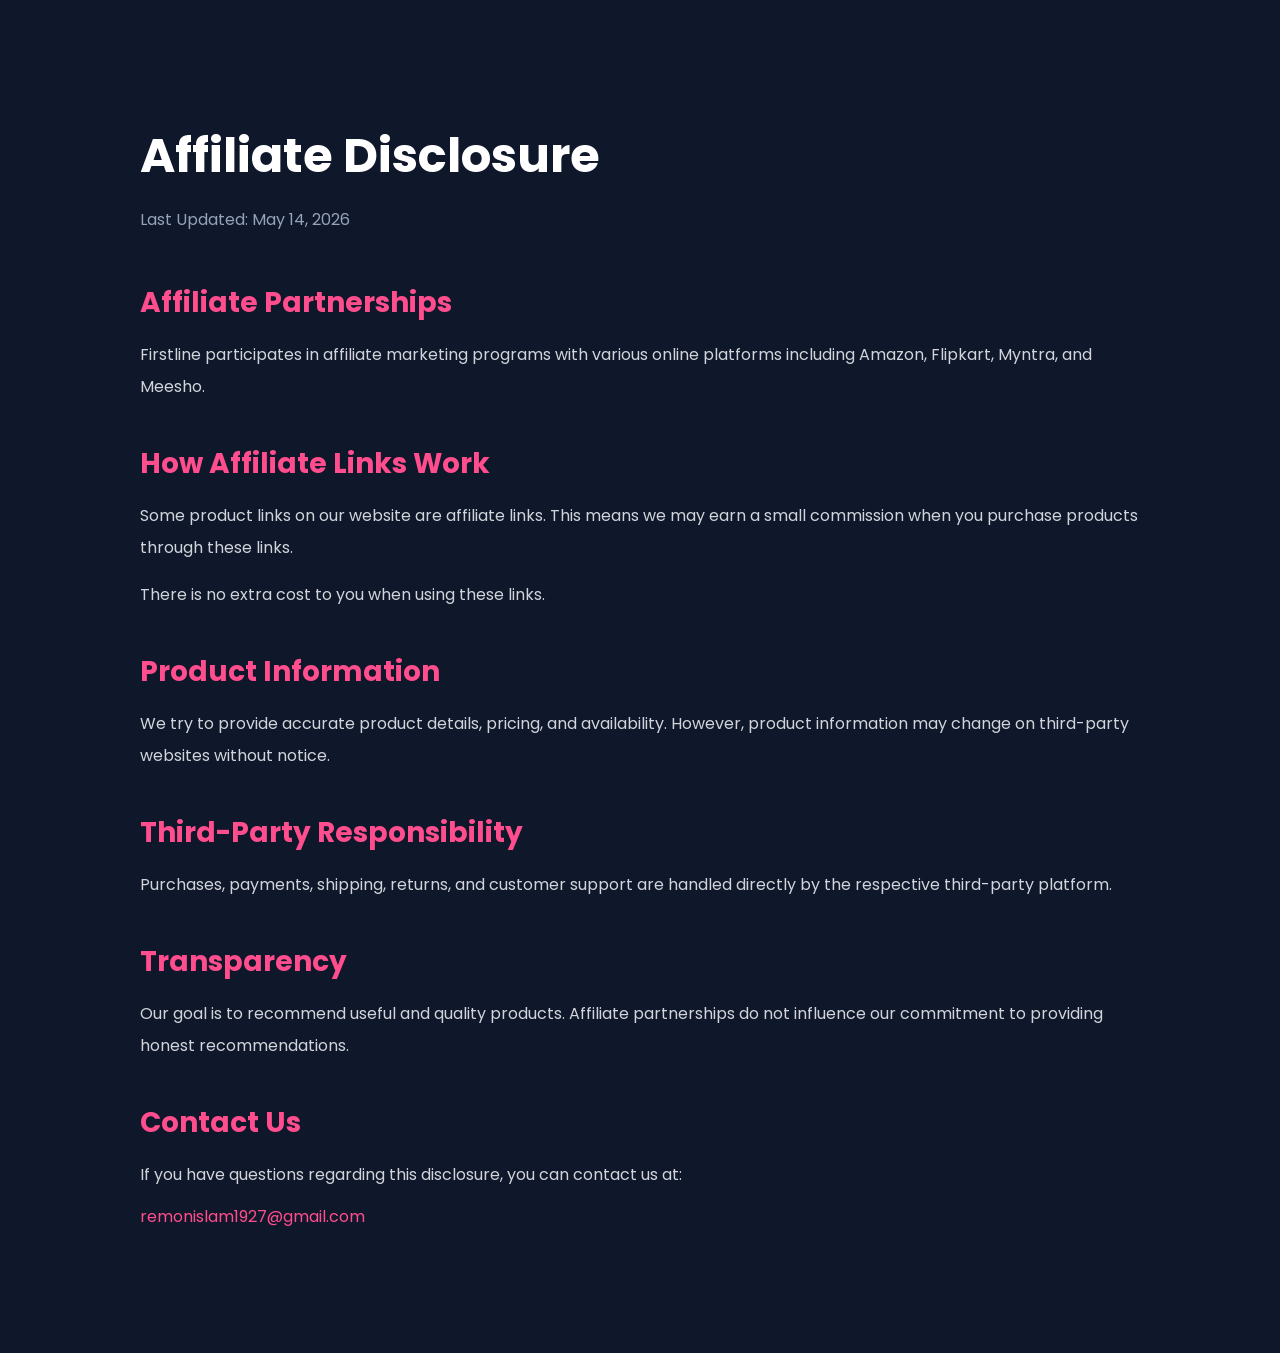
<file: affiliate.html>
<!DOCTYPE html>
<html lang="en">

<head>
<meta charset="UTF-8">
<meta name="viewport" content="width=device-width, initial-scale=1.0">

<title>Affiliate Disclosure - Firstline</title>

<link rel="stylesheet" href="style.css">
<link rel="stylesheet" href="responsive.css">
<link rel="icon" type="image/x-icon" href="app_icon.ico">
<meta charset="UTF-8">

<meta
  name="viewport"
  content="width=device-width, initial-scale=1.0"
>

<meta
  name="description"
  content="Discover trending gadgets, smart shopping guides, product reviews and budget friendly recommendations on Firstline."
>

<meta
  name="keywords"
  content="Firstline, gadgets, shopping, affiliate products, smartwatches, earbuds, gaming accessories"
>

<meta
  name="author"
  content="Md Remon Islam"
>

<meta
  property="og:title"
  content="Firstline"
>

<meta
  property="og:description"
  content="Modern product discovery platform with shopping guides and trending gadgets."
>

<meta
  property="og:type"
  content="website"
>

<meta
  property="og:image"
  content="YOUR_LOGO_OR_BANNER_LINK"
>

<style>

/* ================= PAGE ================= */

.disclosure-page{
    width: 100%;
    min-height: 100vh;
    padding: 120px 8% 80px;
    background: #0f172a;
    color: white;
}

/* ================= CONTAINER ================= */

.disclosure-container{
    max-width: 1000px;
    margin: auto;
}

/* ================= TITLE ================= */

.disclosure-title{
    margin-bottom: 50px;
}

.disclosure-title h1{
    font-size: 48px;
    margin-bottom: 15px;
}

.disclosure-title p{
    color: #94a3b8;
    font-size: 16px;
}

/* ================= SECTION ================= */

.disclosure-section{
    margin-bottom: 40px;
}

.disclosure-section h2{
    font-size: 28px;
    margin-bottom: 15px;
    color: #ff4d8d;
}

.disclosure-section p{
    line-height: 32px;
    color: #d1d5db;
    font-size: 16px;
}

.disclosure-section ul{
    padding-left: 20px;
    margin-top: 15px;
}

.disclosure-section ul li{
    margin-bottom: 12px;
    color: #d1d5db;
    line-height: 28px;
}

/* ================= EMAIL ================= */

.disclosure-section a{
    color: #ff4d8d;
    text-decoration: none;
}

.disclosure-section a:hover{
    text-decoration: underline;
}

/* ================= RESPONSIVE ================= */

@media(max-width:768px){

    .disclosure-page{
        padding: 100px 5% 60px;
    }

    .disclosure-title h1{
        font-size: 36px;
    }

    .disclosure-section h2{
        font-size: 24px;
    }

}

@media(max-width:520px){

    .disclosure-title h1{
        font-size: 30px;
    }

    .disclosure-section p,
    .disclosure-section ul li{
        font-size: 14px;
        line-height: 26px;
    }

}

</style>

</head>

<body>

<!-- ================= PAGE ================= -->

<section class="disclosure-page">

    <div class="disclosure-container">

        <!-- TITLE -->

        <div class="disclosure-title">

            <h1>Affiliate Disclosure</h1>

            <p>
                Last Updated: May 14, 2026
            </p>

        </div>

        <!-- SECTION -->

        <div class="disclosure-section">

            <h2>Affiliate Partnerships</h2>

            <p>
                Firstline participates in affiliate marketing programs
                with various online platforms including Amazon,
                Flipkart, Myntra, and Meesho.
            </p>

        </div>

        <!-- SECTION -->

        <div class="disclosure-section">

            <h2>How Affiliate Links Work</h2>

            <p>
                Some product links on our website are affiliate links.
                This means we may earn a small commission when you
                purchase products through these links.
            </p>

            <p style="margin-top:15px;">
                There is no extra cost to you when using these links.
            </p>

        </div>

        <!-- SECTION -->

        <div class="disclosure-section">

            <h2>Product Information</h2>

            <p>
                We try to provide accurate product details,
                pricing, and availability. However, product
                information may change on third-party websites
                without notice.
            </p>

        </div>

        <!-- SECTION -->

        <div class="disclosure-section">

            <h2>Third-Party Responsibility</h2>

            <p>
                Purchases, payments, shipping, returns,
                and customer support are handled directly
                by the respective third-party platform.
            </p>

        </div>

        <!-- SECTION -->

        <div class="disclosure-section">

            <h2>Transparency</h2>

            <p>
                Our goal is to recommend useful and quality products.
                Affiliate partnerships do not influence our commitment
                to providing honest recommendations.
            </p>

        </div>

        <!-- SECTION -->

        <div class="disclosure-section">

            <h2>Contact Us</h2>

            <p>
                If you have questions regarding this disclosure,
                you can contact us at:
            </p>

            <p style="margin-top:10px;">
                <a href="mailto:remonislam1927@gmail.com">
                    remonislam1927@gmail.com
                </a>
            </p>

        </div>

    </div>

</section>

</body>
</html>
</file>
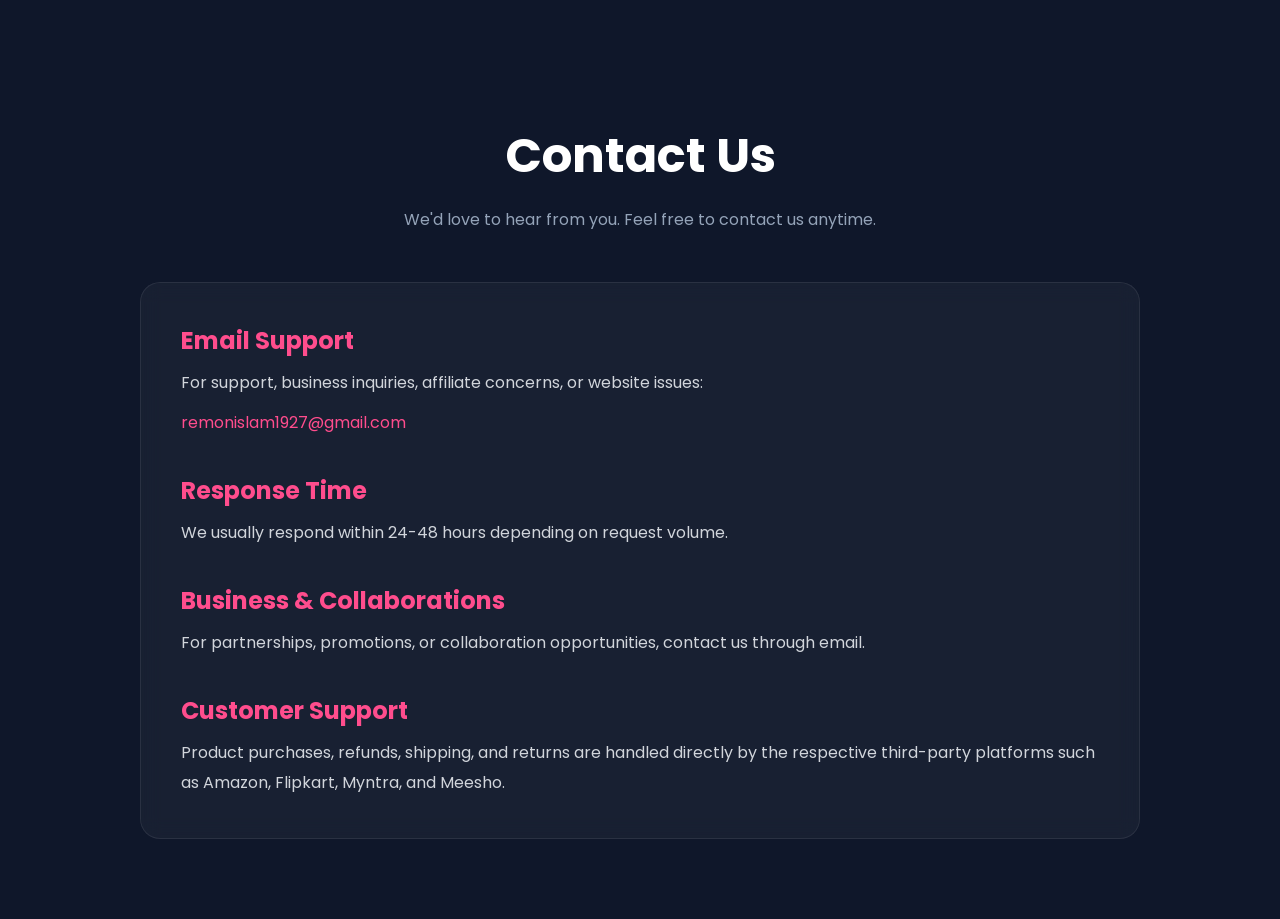
<file: contact.html>
<!DOCTYPE html>
<html lang="en">

<head>
    <link rel="icon" type="image/x-icon" href="app_icon.ico">
<meta charset="UTF-8">
<meta name="viewport" content="width=device-width, initial-scale=1.0">

<title>Contact Us - Firstline</title>

<link rel="stylesheet" href="style.css">
<link rel="stylesheet" href="responsive.css">
<meta charset="UTF-8">

<meta
  name="viewport"
  content="width=device-width, initial-scale=1.0"
>

<meta
  name="description"
  content="Discover trending gadgets, smart shopping guides, product reviews and budget friendly recommendations on Firstline."
>

<meta
  name="keywords"
  content="Firstline, gadgets, shopping, affiliate products, smartwatches, earbuds, gaming accessories"
>

<meta
  name="author"
  content="Md Remon Islam"
>

<meta
  property="og:title"
  content="Firstline"
>

<meta
  property="og:description"
  content="Modern product discovery platform with shopping guides and trending gadgets."
>

<meta
  property="og:type"
  content="website"
>

<meta
  property="og:image"
  content="YOUR_LOGO_OR_BANNER_LINK"
>

<style>

/* ================= PAGE ================= */

.contact-page{
    width: 100%;
    min-height: 100vh;
    padding: 120px 8% 80px;
    background: #0f172a;
    color: white;
}

/* ================= CONTAINER ================= */

.contact-container{
    max-width: 1000px;
    margin: auto;
}

/* ================= TITLE ================= */

.contact-title{
    margin-bottom: 50px;
    text-align: center;
}

.contact-title h1{
    font-size: 48px;
    margin-bottom: 15px;
}

.contact-title p{
    color: #94a3b8;
    font-size: 16px;
}

/* ================= BOX ================= */

.contact-box{
    background: rgba(255,255,255,0.04);
    border: 1px solid rgba(255,255,255,0.08);
    border-radius: 20px;
    padding: 40px;
    backdrop-filter: blur(10px);
}

/* ================= ITEM ================= */

.contact-item{
    margin-bottom: 35px;
}

.contact-item:last-child{
    margin-bottom: 0;
}

.contact-item h2{
    font-size: 24px;
    margin-bottom: 10px;
    color: #ff4d8d;
}

.contact-item p{
    color: #d1d5db;
    line-height: 30px;
    font-size: 16px;
}

/* ================= LINK ================= */

.contact-item a{
    color: #ff4d8d;
    text-decoration: none;
    transition: 0.3s;
}

.contact-item a:hover{
    text-decoration: underline;
}

/* ================= RESPONSIVE ================= */

@media(max-width:768px){

    .contact-page{
        padding: 100px 5% 60px;
    }

    .contact-title h1{
        font-size: 36px;
    }

    .contact-box{
        padding: 30px;
    }

}

@media(max-width:520px){

    .contact-title h1{
        font-size: 30px;
    }

    .contact-item h2{
        font-size: 20px;
    }

    .contact-item p{
        font-size: 14px;
        line-height: 26px;
    }

    .contact-box{
        padding: 22px;
    }

}

</style>

</head>

<body>

<!-- ================= PAGE ================= -->

<section class="contact-page">

    <div class="contact-container">

        <!-- TITLE -->

        <div class="contact-title">

            <h1>Contact Us</h1>

            <p>
                We'd love to hear from you.
                Feel free to contact us anytime.
            </p>

        </div>

        <!-- CONTACT BOX -->

        <div class="contact-box">

            <!-- EMAIL -->

            <div class="contact-item">

                <h2>Email Support</h2>

                <p>
                    For support, business inquiries,
                    affiliate concerns, or website issues:
                </p>

                <p style="margin-top:10px;">

                    <a href="mailto:remonislam1927@gmail.com">
                        remonislam1927@gmail.com
                    </a>

                </p>

            </div>

            <!-- RESPONSE -->

            <div class="contact-item">

                <h2>Response Time</h2>

                <p>
                    We usually respond within
                    24-48 hours depending on request volume.
                </p>

            </div>

            <!-- BUSINESS -->

            <div class="contact-item">

                <h2>Business & Collaborations</h2>

                <p>
                    For partnerships, promotions,
                    or collaboration opportunities,
                    contact us through email.
                </p>

            </div>

            <!-- SUPPORT -->

            <div class="contact-item">

                <h2>Customer Support</h2>

                <p>
                    Product purchases, refunds,
                    shipping, and returns are handled
                    directly by the respective third-party platforms
                    such as Amazon, Flipkart, Myntra, and Meesho.
                </p>

            </div>

        </div>

    </div>

</section>

</body>
</html>
</file>
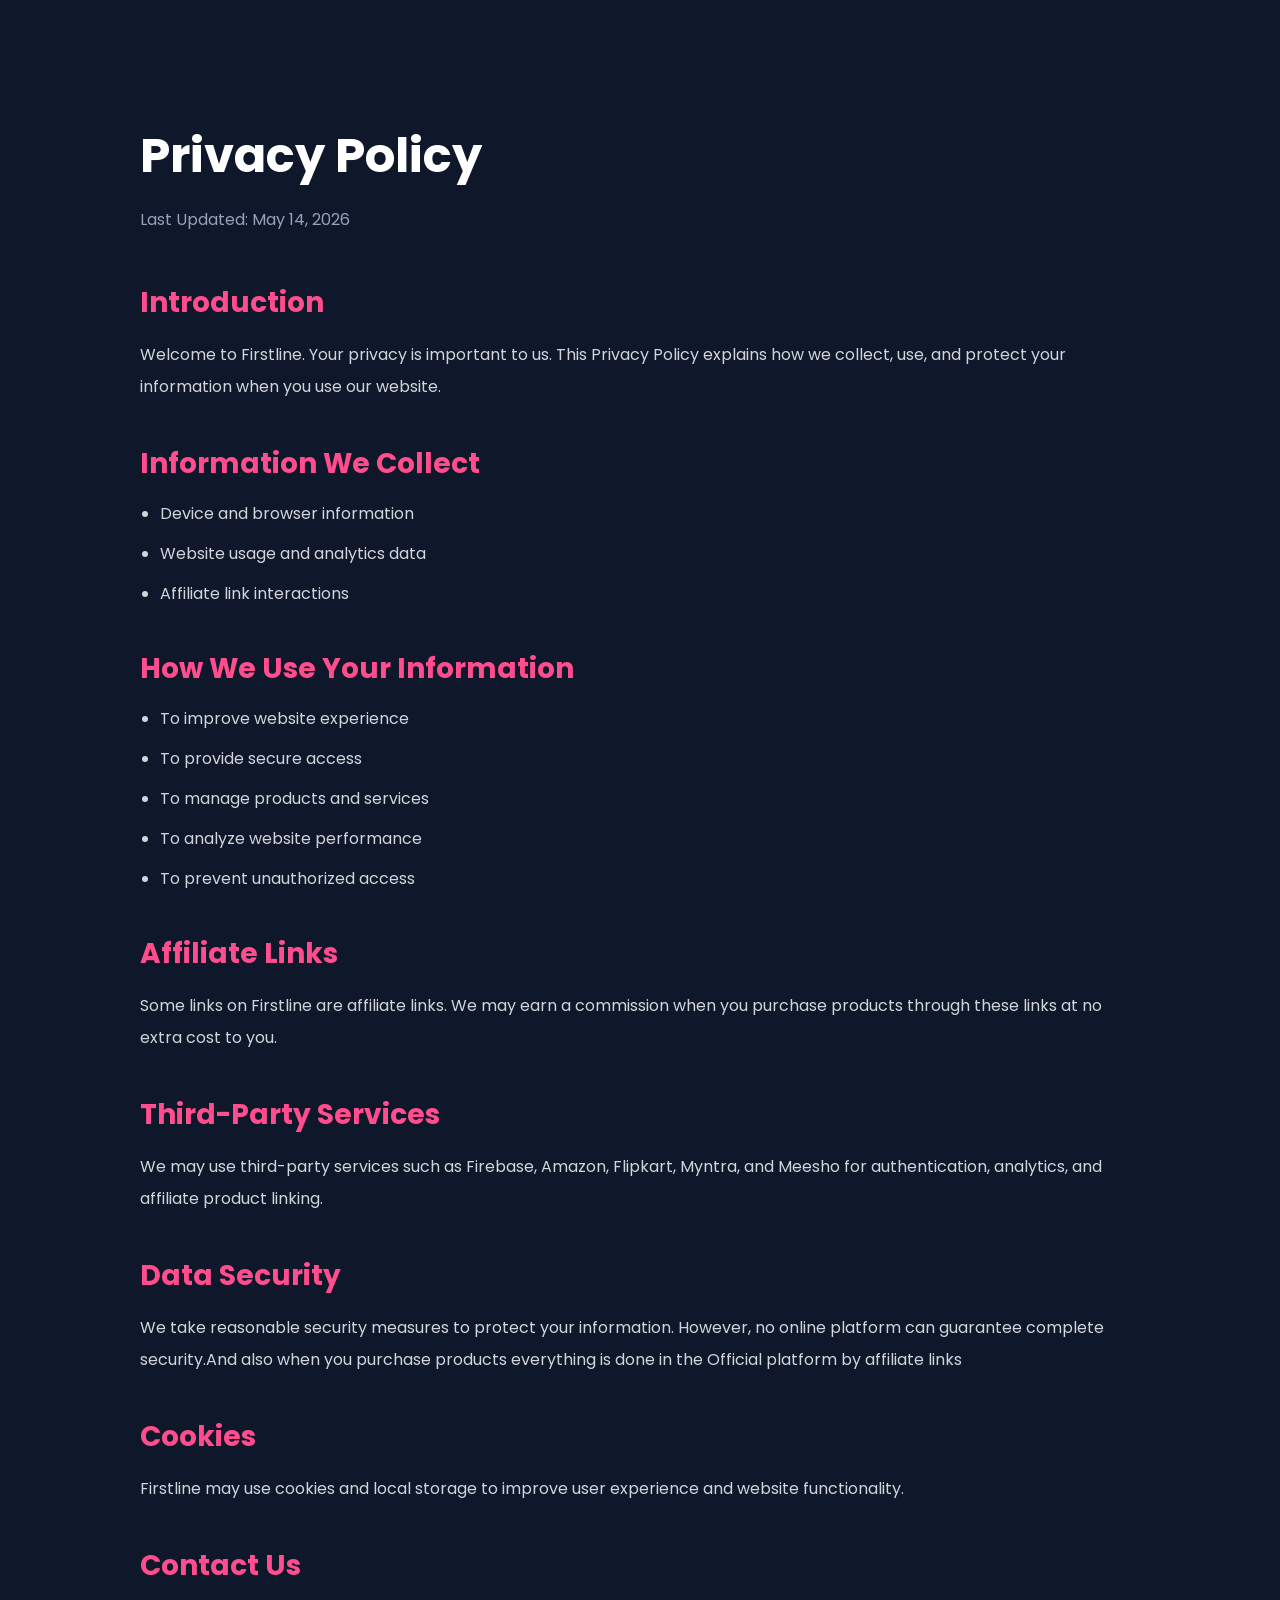
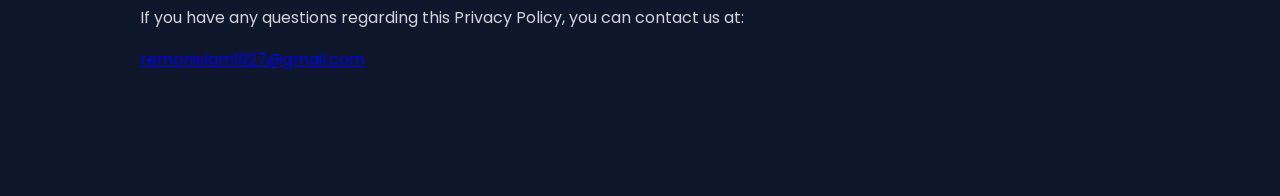
<file: privacy.html>
<!DOCTYPE html>
<html lang="en">

<head>
<meta charset="UTF-8">
<meta name="viewport" content="width=device-width, initial-scale=1.0">

<title>Privacy Policy - Firstline</title>

<link rel="stylesheet" href="style.css">
<link rel="stylesheet" href="responsive.css">
<link rel="icon" type="image/x-icon" href="app_icon.ico">
<style>

/* ================= PAGE ================= */

.policy-page{
    width: 100%;
    min-height: 100vh;
    padding: 120px 8% 80px;
    background: #0f172a;
    color: white;
}

/* ================= CONTAINER ================= */

.policy-container{
    max-width: 1000px;
    margin: auto;
}

/* ================= TITLE ================= */

.policy-title{
    margin-bottom: 50px;
}

.policy-title h1{
    font-size: 48px;
    margin-bottom: 15px;
}

.policy-title p{
    color: #94a3b8;
    font-size: 16px;
}

/* ================= SECTION ================= */

.policy-section{
    margin-bottom: 40px;
}

.policy-section h2{
    font-size: 28px;
    margin-bottom: 15px;
    color: #ff4d8d;
}

.policy-section p{
    line-height: 32px;
    color: #d1d5db;
    font-size: 16px;
}

.policy-section ul{
    padding-left: 20px;
    margin-top: 15px;
}

.policy-section ul li{
    margin-bottom: 12px;
    color: #d1d5db;
    line-height: 28px;
}

/* ================= RESPONSIVE ================= */

@media(max-width:768px){

    .policy-page{
        padding: 100px 5% 60px;
    }

    .policy-title h1{
        font-size: 36px;
    }

    .policy-section h2{
        font-size: 24px;
    }

}

@media(max-width:520px){

    .policy-title h1{
        font-size: 30px;
    }

    .policy-section p,
    .policy-section ul li{
        font-size: 14px;
        line-height: 26px;
    }

}

</style>

</head>

<body>

<!-- ================= PAGE ================= -->

<section class="policy-page">

    <div class="policy-container">

        <!-- TITLE -->

        <div class="policy-title">

            <h1>Privacy Policy</h1>

            <p>
                Last Updated: May 14, 2026
            </p>

        </div>

        <!-- SECTION -->

        <div class="policy-section">

            <h2>Introduction</h2>

            <p>
                Welcome to Firstline. Your privacy is important to us.
                This Privacy Policy explains how we collect, use,
                and protect your information when you use our website.
            </p>

        </div>

        <!-- SECTION -->

        <div class="policy-section">

            <h2>Information We Collect</h2>

            <ul>
                <li>Device and browser information</li>
                <li>Website usage and analytics data</li>
                <li>Affiliate link interactions</li>
            </ul>

        </div>

        <!-- SECTION -->

        <div class="policy-section">

            <h2>How We Use Your Information</h2>

            <ul>
                <li>To improve website experience</li>
                <li>To provide secure  access</li>
                <li>To manage products and services</li>
                <li>To analyze website performance</li>
                <li>To prevent unauthorized access</li>
            </ul>

        </div>

        <!-- SECTION -->

        <div class="policy-section">

            <h2>Affiliate Links</h2>

            <p>
                Some links on Firstline are affiliate links.
                We may earn a commission when you purchase
                products through these links at no extra cost to you.
            </p>

        </div>

        <!-- SECTION -->

        <div class="policy-section">

            <h2>Third-Party Services</h2>

            <p>
                We may use third-party services such as Firebase,
                Amazon, Flipkart, Myntra, and Meesho for authentication,
                analytics, and affiliate product linking.
            </p>

        </div>

        <!-- SECTION -->

        <div class="policy-section">

            <h2>Data Security</h2>

            <p>
                We take reasonable security measures to protect
                your information. However, no online platform
                can guarantee complete security.And also when you purchase products everything is done in the Official platform by affiliate links            </p>

        </div>

        <!-- SECTION -->

        <div class="policy-section">

            <h2>Cookies</h2>

            <p>
                Firstline may use cookies and local storage
                to improve user experience and website functionality.
            </p>

        </div>

        <!-- SECTION -->

        <div class="policy-section">

            <h2>Contact Us</h2>

            <p>
                If you have any questions regarding this Privacy Policy,
                you can contact us at:
            </p>

<p style="margin-top:10px;">
    <a href="mailto:remonislam1927@gmail.com">
        remonislam1927@gmail.com
    </a>
</p>

        </div>

    </div>

</section>

</body>
</html>
</file>
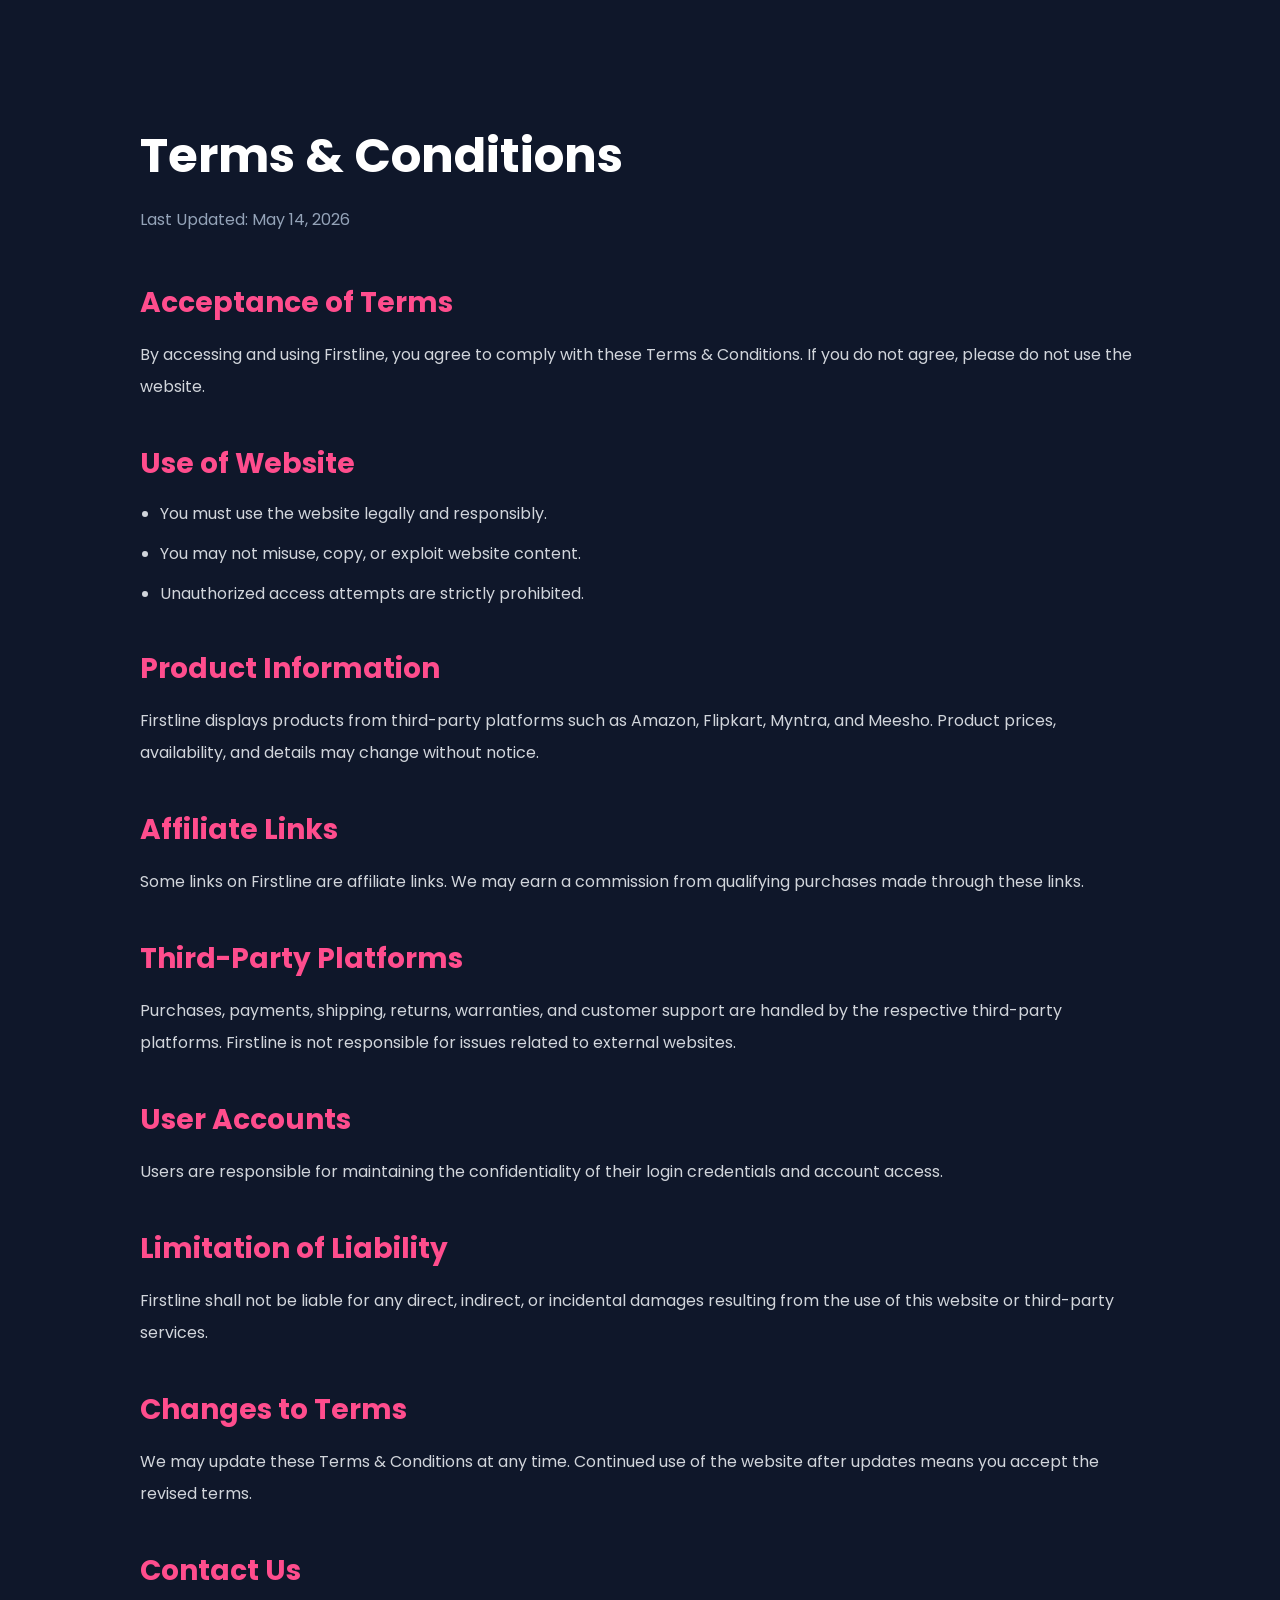
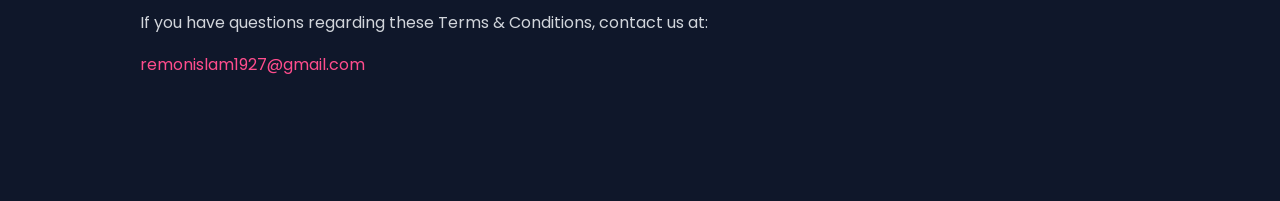
<file: terms.html>
<!DOCTYPE html>
<html lang="en">

<head>
<meta charset="UTF-8">
<meta name="viewport" content="width=device-width, initial-scale=1.0">

<title>Terms & Conditions - Firstline</title>

<link rel="stylesheet" href="style.css">
<link rel="stylesheet" href="responsive.css">
<link rel="icon" type="image/x-icon" href="app_icon.ico">

<style>

/* ================= PAGE ================= */

.terms-page{
    width: 100%;
    min-height: 100vh;
    padding: 120px 8% 80px;
    background: #0f172a;
    color: white;
}

/* ================= CONTAINER ================= */

.terms-container{
    max-width: 1000px;
    margin: auto;
}

/* ================= TITLE ================= */

.terms-title{
    margin-bottom: 50px;
}

.terms-title h1{
    font-size: 48px;
    margin-bottom: 15px;
}

.terms-title p{
    color: #94a3b8;
    font-size: 16px;
}

/* ================= SECTION ================= */

.terms-section{
    margin-bottom: 40px;
}

.terms-section h2{
    font-size: 28px;
    margin-bottom: 15px;
    color: #ff4d8d;
}

.terms-section p{
    line-height: 32px;
    color: #d1d5db;
    font-size: 16px;
}

.terms-section ul{
    padding-left: 20px;
    margin-top: 15px;
}

.terms-section ul li{
    margin-bottom: 12px;
    color: #d1d5db;
    line-height: 28px;
}

/* ================= LINKS ================= */

.terms-section a{
    color: #ff4d8d;
    text-decoration: none;
}

.terms-section a:hover{
    text-decoration: underline;
}

/* ================= RESPONSIVE ================= */

@media(max-width:768px){

    .terms-page{
        padding: 100px 5% 60px;
    }

    .terms-title h1{
        font-size: 36px;
    }

    .terms-section h2{
        font-size: 24px;
    }

}

@media(max-width:520px){

    .terms-title h1{
        font-size: 30px;
    }

    .terms-section p,
    .terms-section ul li{
        font-size: 14px;
        line-height: 26px;
    }

}

</style>

</head>

<body>

<!-- ================= PAGE ================= -->

<section class="terms-page">

    <div class="terms-container">

        <!-- TITLE -->

        <div class="terms-title">

            <h1>Terms & Conditions</h1>

            <p>
                Last Updated: May 14, 2026
            </p>

        </div>

        <!-- SECTION -->

        <div class="terms-section">

            <h2>Acceptance of Terms</h2>

            <p>
                By accessing and using Firstline, you agree to comply
                with these Terms & Conditions. If you do not agree,
                please do not use the website.
            </p>

        </div>

        <!-- SECTION -->

        <div class="terms-section">

            <h2>Use of Website</h2>

            <ul>
                <li>You must use the website legally and responsibly.</li>
                <li>You may not misuse, copy, or exploit website content.</li>
                <li>Unauthorized access attempts are strictly prohibited.</li>
            </ul>

        </div>

        <!-- SECTION -->

        <div class="terms-section">

            <h2>Product Information</h2>

            <p>
                Firstline displays products from third-party platforms
                such as Amazon, Flipkart, Myntra, and Meesho.
                Product prices, availability, and details may change
                without notice.
            </p>

        </div>

        <!-- SECTION -->

        <div class="terms-section">

            <h2>Affiliate Links</h2>

            <p>
                Some links on Firstline are affiliate links.
                We may earn a commission from qualifying purchases
                made through these links.
            </p>

        </div>

        <!-- SECTION -->

        <div class="terms-section">

            <h2>Third-Party Platforms</h2>

            <p>
                Purchases, payments, shipping, returns,
                warranties, and customer support are handled
                by the respective third-party platforms.
                Firstline is not responsible for issues related
                to external websites.
            </p>

        </div>

        <!-- SECTION -->

        <div class="terms-section">

            <h2>User Accounts</h2>

            <p>
                Users are responsible for maintaining the confidentiality
                of their login credentials and account access.
            </p>

        </div>

        <!-- SECTION -->

        <div class="terms-section">

            <h2>Limitation of Liability</h2>

            <p>
                Firstline shall not be liable for any direct,
                indirect, or incidental damages resulting from
                the use of this website or third-party services.
            </p>

        </div>

        <!-- SECTION -->

        <div class="terms-section">

            <h2>Changes to Terms</h2>

            <p>
                We may update these Terms & Conditions at any time.
                Continued use of the website after updates means
                you accept the revised terms.
            </p>

        </div>

        <!-- SECTION -->

        <div class="terms-section">

            <h2>Contact Us</h2>

            <p>
                If you have questions regarding these Terms & Conditions,
                contact us at:
            </p>

            <p style="margin-top:10px;">
                <a href="mailto:remonislam1927@gmail.com">
                    remonislam1927@gmail.com
                </a>
            </p>

        </div>

    </div>

</section>

</body>
</html>
</file>
<file: style.css>
/* ================= GOOGLE FONT ================= */
@import url('https://fonts.googleapis.com/css2?family=Poppins:wght@300;400;500;600;700;800&display=swap');

*{
    margin: 0;
    padding: 0;
    box-sizing: border-box;
    font-family: 'Poppins', sans-serif;
}

body{
    background: #0f172a;
    color: white;
}

/* ================= NAVBAR ================= */
.navbar{
    width: 100%;
    height: 90px;
    background: rgba(15, 23, 42, 0.95);
    display: flex;
    align-items: center;
    justify-content: space-between;
    padding: 0 6%;
    position: sticky;
    top: 0;
    z-index: 1000;
    backdrop-filter: blur(10px);
    border-bottom: 1px solid rgba(255,255,255,0.08);
    gap: 10px;
}

/* LEFT */
.nav-left{
    display: flex;
    align-items: center;
    gap: 14px;
}

.logo-box{
    width: 50px;
    height: 50px;
    border-radius: 16px;
    display: flex;
    align-items: center;
    justify-content: center;
    font-size: 26px;
    font-weight: 700;
    box-shadow: 0 0 20px rgba(255, 77, 141, 0.4);
    cursor: pointer;
}

.brand-text{
    font-size: 30px;
    font-weight: 700;
    background: linear-gradient(to right, #ffffff, #ff4d8d);
    -webkit-background-clip: text;
    -webkit-text-fill-color: transparent;
    letter-spacing: 1px;
    cursor: pointer;
}

/* CENTER */
.nav-center{
    display: flex;
    align-items: center;
    gap: 40px;
}

.nav-center a{
    color: #d1d5db;
    text-decoration: none;
    font-size: 16px;
    font-weight: 500;
    transition: 0.3s;
}

.nav-center a:hover{
    color: #ff4d8d;
}

/* RIGHT */
.nav-right{
    display: flex;
    align-items: center;
    justify-content: flex-end;
}

/* SEARCH BOX */
.search-box{
    width: 280px;
    height: 48px;
    background: rgba(255,255,255,0.05);
    border: 1px solid rgba(255,255,255,0.08);
    border-radius: 14px;
    display: flex;
    align-items: center;
    padding: 0 18px;
    transition: 0.3s;
}

.search-box:hover{
    border-color: #ff4d8d;
}

.search-box input{
    width: 100%;
    height: 100%;
    background: transparent;
    border: none;
    outline: none;
    color: white; /* Consistently white for dark theme */
    font-size: 15px;
}

.search-box input::placeholder{
    color: #94a3b8;
}

.search-box i{
    color: #ff4d8d;
    font-size: 18px;
    margin-right: 8px;
}

/* MENU BUTTON */
.menu-btn{
    display: none;
    width: 45px;
    height: 45px;
    background: linear-gradient(135deg, #ff4d8d, #7c3aed);
    border-radius: 12px;
    align-items: center;
    justify-content: center;
    cursor: pointer;
    font-size: 20px;
    box-shadow: 0 0 20px rgba(255, 77, 141, 0.3);
}

/* MOBILE MENU */
.mobile-menu{
    width: 100%;
    background: #111827;
    display: none;
    flex-direction: column;
    padding: 20px 6%;
    gap: 20px;
    border-bottom: 1px solid rgba(255,255,255,0.08);
}

.mobile-menu a{
    text-decoration: none;
    color: white;
    font-size: 17px;
    font-weight: 500;
}

.mobile-menu.active{
    display: flex;
}

/* ================= HERO SECTION ================= */
.hero{
    width: 100%;
    min-height: 88vh;
    display: flex;
    align-items: center;
    justify-content: space-between;
    padding: 80px 6%;
    overflow: hidden;
}

.hero-left{
    width: 50%;
}

.hero-tag{
    background: rgba(255,255,255,0.08);
    border: 1px solid rgba(255,255,255,0.1);
    padding: 10px 18px;
    border-radius: 50px;
    color: #ff4d8d;
    font-size: 14px;
    font-weight: 500;
}

.hero-left h1{
    font-size: 75px;
    line-height: 90px;
    margin-top: 25px;
    font-weight: 800;
}

.hero-left h1 span{
    background: linear-gradient(to right, #ff4d8d, #7c3aed);
    -webkit-background-clip: text;
    -webkit-text-fill-color: transparent;
}

.hero-left p{
    margin-top: 25px;
    color: #94a3b8;
    font-size: 18px;
    line-height: 34px;
    max-width: 650px;
}

.hero-buttons{
    display: flex;
    gap: 20px;
    margin-top: 35px;
}

.shop-btn{
    width: 170px;
    height: 58px;
    border: none;
    border-radius: 16px;
    background: linear-gradient(135deg, #ff4d8d, #7c3aed);
    color: white;
    font-size: 16px;
    font-weight: 600;
    cursor: pointer;
    transition: 0.3s;
    box-shadow: 0 0 30px rgba(255, 77, 141, 0.35);
}

.shop-btn:hover{
    transform: translateY(-4px);
}

.explore-btn{
    width: 170px;
    height: 58px;
    border-radius: 16px;
    border: 1px solid rgba(255,255,255,0.1);
    background: rgba(255,255,255,0.05);
    color: white;
    font-size: 16px;
    font-weight: 600;
    cursor: pointer;
    transition: 0.3s;
}

.explore-btn:hover{
    border-color: #ff4d8d;
}

.hero-right{
    width: 45%;
    position: relative;
    display: flex;
    justify-content: center;
    align-items: center;
}

.hero-right img{
    width: 420px;
    height: 420px;
    object-fit: cover;
    border-radius: 40px;
    z-index: 10;
    box-shadow: 0 0 60px rgba(255,255,255,0.08);
}

.circle{
    position: absolute;
    border-radius: 50%;
    filter: blur(80px);
}

.circle1{
    width: 250px; height: 250px;
    background: #ff4d8d;
    top: 20px; left: 40px;
    opacity: 0.35;
}

.circle2{
    width: 220px; height: 220px;
    background: #7c3aed;
    bottom: 20px; right: 20px;
    opacity: 0.35;
}

/* ================= SECTION TITLE ================= */
.section-title{
    text-align: center;
    margin-bottom: 60px;
}

.section-title span{
    color: #ff4d8d;
    font-size: 15px;
    font-weight: 600;
    letter-spacing: 1px;
}

.section-title h2{
    font-size: 48px;
    margin-top: 12px;
    font-weight: 700;
}

/* ================= CATEGORIES ================= */
.categories{
    width: 100%;
    padding: 100px 6%;
}

.category-grid{
    display: grid;
    grid-template-columns: repeat(3, 1fr);
    gap: 30px;
}

.category-card{
    background: rgba(255,255,255,0.04);
    border: 1px solid rgba(255,255,255,0.08);
    border-radius: 28px;
    padding: 40px 30px;
    transition: 0.35s;
    cursor: pointer;
    position: relative;
    overflow: hidden;
}

.category-card::before{
    content: '';
    position: absolute;
    width: 180px; height: 180px;
    background: rgba(255,255,255,0.03);
    border-radius: 50%;
    top: -80px; right: -80px;
}

.category-card:hover{
    transform: translateY(-10px);
    border-color: rgba(255,255,255,0.15);
}

.category-icon{
    width: 80px; height: 80px;
    border-radius: 22px;
    display: flex;
    align-items: center;
    justify-content: center;
    font-size: 32px;
    margin-bottom: 25px;
}

.pink{ background: linear-gradient(135deg, #ff4d8d, #ff7eb3); }
.purple{ background: linear-gradient(135deg, #7c3aed, #a855f7); }
.blue{ background: linear-gradient(135deg, #2563eb, #3b82f6); }
.orange{ background: linear-gradient(135deg, #f97316, #fb923c); }
.red{ background: linear-gradient(135deg, #ef4444, #f87171); }
.green{ background: linear-gradient(135deg, #10b981, #34d399); }

.category-card h3{ font-size: 28px; margin-bottom: 12px; }
.category-card p{ color: #94a3b8; line-height: 28px; }

/* ================= TRENDING PRODUCTS ================= */
.trending-products{
    width: 100%;
    padding: 100px 6%;
}

.products-grid{
    display: grid;
    grid-template-columns: repeat(3, 1fr); /* Updated per grid base */
    gap: 20px;
    padding: 20px;
}

.product-card{
    background: rgba(255,255,255,0.04);
    border: 1px solid rgba(255,255,255,0.08);
    border-radius: 28px;
    overflow: hidden;
    transition: 0.35s;
    cursor: pointer;
    position: relative;
}

.product-card:hover{
    transform: translateY(-10px);
    border-color: rgba(255,255,255,0.16);
}

.product-image {
    width: 100%;
    height: 220px;
    background: #f5f5f5;
    display: flex;
    align-items: center;
    justify-content: center;
    padding: 10px;
    overflow: hidden;
}

.product-image img {
    max-width: 100%;
    max-height: 100%;
    width: auto;
    height: auto;
    object-fit: contain;
    display: block;
}

.platform-tag{
    position: absolute;
    top: 18px; left: 18px;
    padding: 8px 16px;
    border-radius: 50px;
    font-size: 13px;
    font-weight: 600;
    color: white;
    z-index: 5;
}

.amazon{ background: #ff9900; }
.flipkart{ background: #2874f0; }
.myntra{ background: #ff3f6c; }
.meesho{ background: #9f2089; }

.product-info{ padding: 28px; }
.product-info h3{ font-size: 24px; margin-bottom: 12px; }
.product-info p{ color: #94a3b8; line-height: 28px; margin-bottom: 24px; }

.product-bottom{ display: flex; align-items: center; justify-content: space-between; }
.product-bottom h4{ font-size: 26px; color: #ff4d8d; }
.product-bottom a{
    width: 120px; height: 46px;
    border-radius: 14px;
    background: linear-gradient(135deg, #ff4d8d, #7c3aed);
    color: white;
    display: flex;
    align-items: center;
    justify-content: center;
    text-decoration: none;
    font-size: 15px; font-weight: 600;
    transition: 0.3s;
}

/* ================= DEAL BANNER ================= */
.deal-banner{
    width: 88%;
    margin: 100px auto;
    min-height: 500px;
    background: linear-gradient(135deg, rgba(255,77,141,0.12), rgba(124,58,237,0.12));
    border: 1px solid rgba(255,255,255,0.08);
    border-radius: 40px;
    display: flex;
    align-items: center;
    justify-content: space-between;
    padding: 60px;
    overflow: hidden;
    position: relative;
}

.deal-content{ width: 50%; }
.deal-content span{ color: #ff4d8d; font-size: 16px; font-weight: 600; }
.deal-content h2{ font-size: 65px; line-height: 78px; margin-top: 20px; font-weight: 800; }
.deal-content p{ margin-top: 24px; color: #94a3b8; font-size: 18px; line-height: 34px; max-width: 600px; }
.deal-content button{
    width: 190px; height: 58px;
    margin-top: 35px; border: none; border-radius: 16px;
    background: linear-gradient(135deg, #ff4d8d, #7c3aed);
    color: white; font-size: 16px; font-weight: 600;
    cursor: pointer; transition: 0.3s;
    box-shadow: 0 0 30px rgba(255,77,141,0.3);
}

.deal-image{ width: 40%; position: relative; display: flex; align-items: center; justify-content: center; }
.deal-image img{ width: 380px; height: 380px; object-fit: cover; border-radius: 35px; z-index: 10; }

.deal-glow{ position: absolute; border-radius: 50%; filter: blur(90px); }
.glow1{ width: 220px; height: 220px; background: #ff4d8d; top: 0; left: 0; opacity: 0.4; }
.glow2{ width: 220px; height: 220px; background: #7c3aed; bottom: 0; right: 0; opacity: 0.4; }

/* ================= ABOUT SECTION ================= */
.about-section{
    padding: 80px 5%;
    background: inherit;
}

.about-container{
    display: flex;
    align-items: center;
    justify-content: space-between;
    gap: 60px;
}

.about-text{ flex: 1; }
.about-tag{
    display: inline-block;
    padding: 6px 14px;
    background: rgba(255, 77, 141, 0.1);
    color: #ff4d8d;
    font-size: 14px;
    border-radius: 20px;
    margin-bottom: 15px;
    font-weight: 500;
}

.about-text h2{ font-size: 42px; color: #ff4d8d; margin-bottom: 15px; }
.about-text p{ font-size: 16px; color: inherit; opacity: 0.75; line-height: 28px; margin-bottom: 12px; }

.about-stats{ display: flex; gap: 30px; margin-top: 25px; }
.about-stats h3{ font-size: 28px; color: #ff4d8d; }
.about-stats p{ font-size: 14px; opacity: 0.7; }

.about-image{ flex: 1; display: flex; justify-content: center; }
.about-image img{ width: 100%; max-width: 420px; border-radius: 20px; object-fit: cover; }

.about-btn {
    display: inline-block;
    margin-top: 10px;
    padding: 12px 22px;
    background: #ffffff;
    color: #000;
    border-radius: 8px;
    text-decoration: none;
    transition: 0.3s;
}

.about-btn:hover { background: #ff4d8d; color: #fff; }

/* ================= FILTER PANEL & OVERLAY ================= */
.open-filter-btn{
    background: #111;
    color: #fff;
    border: none;
    padding: 10px 14px;
    border-radius: 8px;
    cursor: pointer;
}

.filter-overlay{
    position: fixed;
    top: 0; left: 0;
    width: 100%; height: 100%;
    background: rgba(0,0,0,0.5);
    opacity: 0; visibility: hidden;
    transition: 0.3s; z-index: 999;
}

.filter-overlay.active{ opacity: 1; visibility: visible; }

.filter-panel{
    position: fixed;
    top: 0; left: -320px;
    width: 300px; height: 100%;
    background: #fff;
    z-index: 1000;
    transition: 0.3s;
    padding: 20px;
    overflow-y: auto;
}

.filter-panel.active{ left: 0; }

.filter-panel, .filter-panel h3, .filter-panel h4, 
.filter-panel label, .filter-panel span {
    color: #000 !important;
}

.filter-header{ display: flex; justify-content: space-between; align-items: center; margin-bottom: 20px; }
.close-btn{ background: red; color: #fff; border: none; padding: 5px 10px; cursor: pointer; border-radius: 6px; }
.filter-section{ margin-bottom: 20px; }
.filter-section h4{ margin-bottom: 10px; }
.filter-section label{ display: block; margin: 5px 0; cursor: pointer; }

/* ================= PRODUCT MODAL ================= */
.product-modal{
    position: fixed;
    top: 0; left: 0;
    width: 100%; height: 100vh;
    background: rgba(0,0,0,0.7);
    backdrop-filter: blur(8px);
    display: flex; align-items: center; justify-content: center;
    padding: 20px; z-index: 9999;
    opacity: 0; visibility: hidden;
    transition: 0.35s;
}

.product-modal.active{ opacity: 1; visibility: visible; }

.modal-box{
    width: 100%; max-width: 1100px;
    background: #111827; border-radius: 35px;
    overflow: hidden; display: flex;
    position: relative; transform: scale(0.8);
    transition: 0.35s;
}

.product-modal.active .modal-box{ transform: scale(1); }

.close-modal{
    position: absolute; top: 20px; right: 20px;
    width: 50px; height: 50px; border-radius: 14px;
    background: rgba(255,255,255,0.08);
    display: flex; align-items: center; justify-content: center;
    cursor: pointer; font-size: 24px; z-index: 20;
}

.modal-image{ width: 50%; }
.modal-image img{ width: 100%; height: 100%; object-fit: cover; }

.modal-content{ width: 50%; padding: 70px 50px; display: flex; flex-direction: column; justify-content: center; }
.modal-content span{ width: fit-content; background: linear-gradient(135deg, #ff4d8d, #7c3aed); padding: 10px 18px; border-radius: 50px; font-size: 14px; font-weight: 600; }
.modal-content h2{ font-size: 48px; margin-top: 25px; line-height: 60px; }
.modal-content p{ color: #94a3b8; line-height: 34px; margin-top: 20px; }
.modal-content h3{ font-size: 42px; color: #ff4d8d; margin-top: 28px; }
.modal-content a{
    width: 200px; height: 58px; border-radius: 16px;
    background: linear-gradient(135deg, #ff4d8d, #7c3aed);
    color: white; display: flex; align-items: center; justify-content: center;
    text-decoration: none; font-size: 16px; font-weight: 600;
    margin-top: 35px; transition: 0.3s;
}

/* ================= ADMIN PANEL ================= */
.admin-panel{ width: 100%; min-height: 100vh; padding: 140px 6%; display: flex; align-items: center; justify-content: center; }
.admin-box{
    width: 100%; max-width: 700px; background: rgba(255,255,255,0.04);
    border: 1px solid rgba(255,255,255,0.08); border-radius: 30px;
    padding: 45px; display: flex; flex-direction: column; gap: 22px;
    backdrop-filter: blur(12px); box-shadow: 0 0 40px rgba(0,0,0,0.3);
}

.admin-box h2{ font-size: 40px; font-weight: 700; margin-bottom: 10px; background: linear-gradient(to right, #ffffff, #ff4d8d); -webkit-background-clip: text; -webkit-text-fill-color: transparent; }
.admin-box input, .admin-box textarea, .admin-box select{ width: 100%; padding: 18px 20px; border-radius: 16px; border: 1px solid rgba(255,255,255,0.08); background: rgba(255,255,255,0.05); color: white; outline: none; font-size: 15px; }
.admin-box textarea{ height: 140px; resize: none; }
.admin-box button{ width: 100%; height: 60px; border: none; border-radius: 18px; background: linear-gradient(135deg, #ff4d8d, #7c3aed); color: white; font-size: 17px; font-weight: 600; cursor: pointer; transition: 0.3s; }

/* ================= FOOTER ================= */
.footer{ width: 100%; background: #0b1220; border-top: 1px solid rgba(255,255,255,0.08); margin-top: 120px; padding: 80px 6% 30px; }
.footer-top{ display: grid; grid-template-columns: 2fr 1fr 1fr 1fr; gap: 50px; padding-bottom: 50px; border-bottom: 1px solid rgba(255,255,255,0.08); }
.footer-logo-box{ width: 55px; height: 55px; border-radius: 16px; background: linear-gradient(135deg, #ff4d8d, #7c3aed); display: flex; align-items: center; justify-content: center; font-size: 28px; font-weight: 700; }
.footer-brand p{ color: #94a3b8; line-height: 32px; margin-bottom: 30px; }
.social-icons{ display: flex; gap: 18px; }
.social-icons a{ width: 50px; height: 50px; border-radius: 14px; background: rgba(255,255,255,0.05); border: 1px solid rgba(255,255,255,0.08); display: flex; align-items: center; justify-content: center; color: white; text-decoration: none; transition: 0.3s; }
.footer-links{ display: flex; flex-direction: column; gap: 18px; }
.footer-links a{ color: #94a3b8; text-decoration: none; transition: 0.3s; }
.footer-links a:hover{ color: #ff4d8d; }

/* ================= RESPONSIVE QUERIES (Merged) ================= */
@media (max-width: 992px) {
    .product-image { height: 200px; }
    .about-container { flex-direction: column; text-align: center; }
    .about-stats { justify-content: center; flex-wrap: wrap; }
}

@media (max-width: 768px) {
    .navbar { padding: 10px 15px; }
    .nav-center, .search-box { display: none; }
    .menu-btn { display: flex; }
    .logo-box { width: 40px; height: 40px; font-size: 20px; }
    .brand-text { font-size: 22px; }
    .hero { flex-direction: column; padding: 60px 6%; text-align: center; }
    .hero-left, .hero-right { width: 100%; }
    .hero-left h1 { font-size: 45px; line-height: 55px; }
    .hero-buttons { justify-content: center; }
    .hero-right { margin-top: 50px; }
    .hero-right img { width: 300px; height: 300px; }
    .category-grid { grid-template-columns: repeat(1, 1fr); }
    .products-grid { grid-template-columns: repeat(2, 1fr); }
    .product-image { height: 180px; }
    .deal-banner { flex-direction: column; text-align: center; padding: 40px 30px; }
    .deal-content, .deal-image { width: 100%; }
    .deal-image { margin-top: 40px; }
    .footer-top { grid-template-columns: 1fr; }
}

@media (max-width: 520px) {
    .products-grid { grid-template-columns: repeat(1, 1fr); }
    .product-image { height: 160px; }
    .about-text h2 { font-size: 30px; }
    .about-text p { font-size: 14px; }
}
.logo{
    display: flex;
    align-items: center;
    gap: 10px;
    flex-shrink: 0;   /* 🔥 prevents shrinking */
}

/* ICON */
.logo img{
    width: 42px;
    height: 42px;
    object-fit: contain;
    border-radius: 10px;
}

/* TEXT */
.logo h2{
    font-size: 22px;
    font-weight: 600;
    color: inherit;
    margin: 0;
}
/* BLOG SECTION */

.blog-section {
    padding: 100px 6%;
    background:
        radial-gradient(circle at top left,
        rgba(255, 77, 141, 0.08),
        transparent 30%),

        radial-gradient(circle at bottom right,
        rgba(124, 58, 237, 0.08),
        transparent 30%),

        #0f172a;
}

.blog-header {
    text-align: center;
    margin-bottom: 50px;
}

.blog-header h2 {
    font-size: 42px;
    color: white;
    margin-bottom: 10px;
}

.blog-header p {
    color: #bdbdbd;
    font-size: 18px;
}

.blog-container {
    display: grid;
    grid-template-columns: repeat(auto-fit, minmax(300px, 1fr));
    gap: 30px;
}

.blog-card {
    background: #1a1a1a;
    border-radius: 18px;
    overflow: hidden;
    transition: 0.3s ease;
    box-shadow: 0 0 10px rgba(0,0,0,0.3);
}

.blog-card:hover {
    transform: translateY(-8px);
}

.blog-card img {
    width: 100%;
    height: 220px;
    object-fit: cover;
}

.blog-content {
    padding: 20px;
}

.blog-content h3 {
    color: white;
    font-size: 24px;
    margin-bottom: 15px;
}

.blog-content p {
    color: #cfcfcf;
    line-height: 1.7;
    margin-bottom: 20px;
}

.blog-btn {
    display: inline-block;
    padding: 12px 20px;
    background: white;
    color: black;
    text-decoration: none;
    border-radius: 10px;
    font-weight: bold;
    transition: 0.3s ease;
}

.blog-btn:hover {
    background: #dcdcdc;
}
/* BLOG PAGE */

.blog-page {
    padding: 80px 20px;
    background: #0f0f0f;
    min-height: 100vh;
}

.blog-page-container {
    max-width: 900px;
    margin: auto;
}

.blog-page-container h1 {
    color: white;
    font-size: 48px;
    margin-bottom: 30px;
}

.blog-page-container h2 {
    color: white;
    margin-top: 40px;
    margin-bottom: 15px;
}

.blog-page-container p {
    color: #d0d0d0;
    line-height: 1.9;
    font-size: 18px;
    margin-bottom: 20px;
}

.blog-page-container img {
    width: 100%;
    border-radius: 16px;
    margin-bottom: 30px;
}
.load-more-wrapper{
display:flex;
justify-content:center;
padding:40px 20px;
}

#loadMoreBtn{
padding:14px 28px;
border:none;
border-radius:14px;
background:#000;
color:#fff;
font-size:16px;
cursor:pointer;
transition:0.3s;
}

#loadMoreBtn:hover{
transform:translateY(-3px);
}
/* =========================
   ADMIN DROPDOWN STYLING
   (CATEGORY + PLATFORM)
========================= */

.admin-box select {
    width: 100%;
    padding: 12px 14px;
    margin: 10px 0;
    border-radius: 8px;
    border: 1px solid #2d3748;
    background: #0f172a;
    color: #ffffff;
    font-size: 14px;
    outline: none;
    cursor: pointer;
    transition: 0.2s ease;
}

/* Hover & focus effect */
.admin-box select:hover,
.admin-box select:focus {
    border-color: #38bdf8;
    box-shadow: 0 0 0 2px rgba(56, 189, 248, 0.2);
}

/* Style optgroup headings */
.admin-box select optgroup {
    font-style: normal;
    font-weight: 600;
    color: #94a3b8;
    background: #111827;
}

/* Style options */
.admin-box select option {
    background: #0b1220;
    color: #e2e8f0;
    padding: 8px;
}

/* Better spacing for form layout */
.admin-box input,
.admin-box textarea {
    width: 100%;
    padding: 12px 14px;
    margin: 10px 0;
    border-radius: 8px;
    border: 1px solid #2d3748;
    background: #0f172a;
    color: white;
    font-size: 14px;
}

/* Focus effect for inputs */
.admin-box input:focus,
.admin-box textarea:focus {
    border-color: #38bdf8;
    box-shadow: 0 0 0 2px rgba(56, 189, 248, 0.2);
    outline: none;
}

/* Button styling consistency */
.admin-box button {
    width: 100%;
    padding: 12px;
    margin-top: 10px;
    background: #38bdf8;
    border: none;
    border-radius: 8px;
    color: #0f172a;
    font-weight: bold;
    cursor: pointer;
    transition: 0.2s ease;
}

.admin-box button:hover {
    background: #0ea5e9;
}
/* ================= PLATFORM SEARCH DROPDOWN ================= */

.dropdown-wrapper {
    position: relative;
    width: 100%;
    margin: 10px 0;
}

#platformSearchInput {
    width: 100%;
    padding: 12px 14px;
    border-radius: 8px;
    border: 1px solid #2d3748;
    background: #0f172a;
    color: #fff;
    outline: none;
}

#platformSearchInput:focus {
    border-color: #38bdf8;
    box-shadow: 0 0 0 2px rgba(56, 189, 248, 0.2);
}

/* dropdown box */
.dropdown-list {
    position: absolute;
    width: 100%;
    max-height: 220px;
    overflow-y: auto;
    background: #0b1220;
    border: 1px solid #2d3748;
    border-radius: 8px;
    margin-top: 5px;
    display: none;
    z-index: 999;
}

/* dropdown item */
.dropdown-item {
    padding: 10px;
    cursor: pointer;
    color: #e2e8f0;
    transition: 0.2s;
}

.dropdown-item:hover {
    background: #1e293b;
}
.dropdown-wrapper{
    position: relative;
    width: 100%;
}

#platformSearchInput{
    width: 100%;
    padding: 10px;
    border: 1px solid #ccc;
    border-radius: 6px;
}

.dropdown-list{
    position: absolute;
    width: 100%;
    background: white;
    border: 1px solid #ddd;
    border-top: none;
    max-height: 220px;   /* ⭐ THIS makes scroll */
    overflow-y: auto;    /* ⭐ SCROLL ENABLED */
    z-index: 999;
}

.dropdown-list div{
    padding: 10px;
    cursor: pointer;
}

.dropdown-list div:hover{
    background: #f2f2f2;
}
.platform-stats-box {
  background: #111827;
  color: white;
  padding: 15px;
  border-radius: 12px;
  margin-bottom: 20px;
}

.platform-stats-box h3 {
  margin-bottom: 12px;
}

.platform-stats-grid {
  display: grid;
  grid-template-columns: repeat(4, 1fr);
  gap: 10px;
}

.platform-stat-card {
  background: #1f2937;
  padding: 10px;
  border-radius: 10px;
  text-align: center;
}

.platform-stat-card h4 {
  font-size: 13px;
  color: #9ca3af;
  margin: 0;
}

.platform-stat-card p {
  font-size: 18px;
  font-weight: bold;
  margin: 5px 0 0;
}
/* ================= BASE TAG ================= */
.platform-tag{
  position: absolute;
  top: 10px;
  left: 10px;
  padding: 4px 10px;
  border-radius: 20px;
  font-size: 12px;
  font-weight: 600;
  color: white;
  z-index: 2;
  text-transform: capitalize;
}

/* ================= SHOPPING ================= */
.tag-amazon { background: #FF9900; }
.tag-flipkart { background: #2874F0; }
.tag-myntra { background: #FF3F6C; }
.tag-ajio { background: #000000; }
.tag-nykaa { background: #E80071; }

/* ================= TRAVEL ================= */
.tag-makemytrip { background: #1E90FF; }
.tag-goibibo { background: #FF6D38; }
.tag-bookingcom { background: #003580; }
.tag-agoda { background: #5C2D91; }
.tag-cleartrip { background: #FF4D00; }

/* ================= FINANCE ================= */
.tag-hdfcbank { background: #004C8F; }
.tag-sbicard { background: #1A4D8F; }
.tag-axisbank { background: #97144D; }
.tag-idfcfirstbank { background: #FF0000; }
.tag-bajajfinserv { background: #0033A0; }

/* ================= SOFTWARE ================= */
.tag-godaddy { background: #1BDBDB; color: black; }
.tag-hostinger { background: #673DE6; }
.tag-googleworkspace { background: #4285F4; }
.tag-canva { background: #00C4CC; }
.tag-udemy { background: #A435F0; }

/* ================= DEFAULT FALLBACK ================= */
.tag-default {
  background: gray;
}
</file>
<file: responsive.css>
/* =========================================================
   RESPONSIVE SYSTEM (INTEGRATED & FIXED)
   ========================================================= */

/* GLOBAL FIXES */
body {
    overflow-x: hidden;
}

img {
    max-width: 100%;
    height: auto;
}

/* ================= GRID BASE (DESKTOP) ================= */
.products-grid {
    display: grid;
    grid-template-columns: repeat(4, 1fr); /* Default for large screens */
    gap: 25px;
    padding: 20px 6%;
    box-sizing: border-box;
}

/* ================= LARGE TABLETS / SMALL LAPTOPS (1200px) ================= */
@media (max-width: 1200px) {
    .products-grid {
        grid-template-columns: repeat(3, 1fr);
        gap: 20px;
    }

    .hero {
        flex-direction: column;
        text-align: center;
        padding: 60px 6%;
        min-height: auto;
    }

    .hero-left, .hero-right {
        width: 100%;
    }

    .hero-left h1 {
        font-size: 60px;
        line-height: 70px;
    }

    .hero-left p {
        margin: 25px auto;
    }

    .hero-buttons {
        justify-content: center;
    }

    .deal-banner {
        flex-direction: column;
        text-align: center;
        width: 92%;
        padding: 40px;
    }

    .deal-content, .deal-image {
        width: 100%;
    }

    .deal-content h2 {
        font-size: 45px;
        line-height: 55px;
    }

    .footer-top {
        grid-template-columns: 1fr 1fr;
    }
}

/* ================= TABLET (992px) ================= */
@media (max-width: 992px) {
    .navbar {
        height: 80px;
    }

    .nav-center {
        display: none; /* Hide links for mobile menu toggle */
    }

    .menu-btn {
        display: flex;
    }

    .products-grid {
        grid-template-columns: repeat(2, 1fr);
    }

    .category-grid {
        grid-template-columns: repeat(2, 1fr);
    }

    .modal-box {
        flex-direction: column;
        max-height: 90vh;
        overflow-y: auto;
    }

    .modal-image, .modal-content {
        width: 100%;
    }

    .modal-content {
        padding: 30px;
    }
}

/* ================= MOBILE (768px - IMPORTANT: 2 CARDS ROW) ================= */
@media (max-width: 768px) {
    
    /* STABILIZE NAVBAR */
    .navbar {
        padding: 0 5%;
        position: sticky;
        z-index: 100; /* Stays below filter panel */
    }

    .logo-box {
        width: 40px;
        height: 40px;
        font-size: 20px;
    }

    .brand-text {
        font-size: 20px;
    }

    .search-box {
        display: none; /* Hidden on mobile header, use mobile bottom nav search */
    }

    /* PRODUCTS GRID 2-COLUMN */
    .products-grid {
        grid-template-columns: repeat(2, 1fr);
        gap: 12px;
        padding: 10px 4%;
    }

    /* PRODUCT CARD BOX FIX */
    .product-card {
        display: flex;
        flex-direction: column;
        height: 100%;
    }

    .product-image {
        height: 180px; /* Uniform height */
        background: #f5f5f5;
    }

    .product-info {
        padding: 15px;
    }

    .product-info h3 {
        font-size: 16px;
    }

    .product-info p {
        display: none; /* Hide description on small mobile to save space */
    }

    /* FILTER PANEL SYSTEM */
    .filter-panel {
        width: 280px;
        left: -320px;
        z-index: 2000 !important; /* Above everything */
    }

    .filter-overlay {
        z-index: 1500;
    }

    /* MOBILE BOTTOM NAV ENABLE */
    .mobile-bottom-nav {
        display: flex;
    }

    .footer {
        padding-bottom: 100px; /* Space for bottom nav */
    }
}

/* ================= SMALL MOBILE (520px) ================= */
@media (max-width: 520px) {
    .hero-left h1 {
        font-size: 40px;
        line-height: 50px;
    }

    .hero-buttons {
        flex-direction: column;
        align-items: center;
    }

    .shop-btn, .explore-btn {
        width: 100%;
    }

    .products-grid {
        gap: 8px;
    }

    .product-image {
        height: 150px;
    }

    .product-bottom {
        flex-direction: column;
        align-items: flex-start;
        gap: 10px;
    }

    .product-bottom a {
        width: 100%;
    }

    .category-grid {
        grid-template-columns: 1fr;
    }

    .admin-box {
        padding: 20px;
    }

    .about-text h2 {
        font-size: 28px;
    }
}

/* ================= EXTRA SMALL (380px) ================= */
@media (max-width: 380px) {
    .brand-text {
        font-size: 17px;
    }

    .products-grid {
        grid-template-columns: repeat(2, 1fr); /* Strictly maintain 2 columns */
        gap: 5px;
    }

    .product-info h3 {
        font-size: 14px;
    }

    .product-bottom h4 {
        font-size: 16px;
    }
}

/* ================= PRODUCT CARD LOGIC (NO REDUCTION) ================= */
.product-card {
    background: rgba(255,255,255,0.04);
    border: 1px solid rgba(255,255,255,0.08);
    border-radius: 28px;
    overflow: hidden;
    transition: 0.35s;
    cursor: pointer;
    display: flex;
    flex-direction: column;
}

.product-image {
    width: 100%;
    aspect-ratio: 1 / 1;
    display: flex;
    align-items: center;
    justify-content: center;
    background: #f5f5f5;
    overflow: hidden;
}

.product-image img {
    max-width: 90%;
    max-height: 90%;
    object-fit: contain;
    padding: 5px;
}

.product-info {
    flex: 1;
    display: flex;
    flex-direction: column;
}

.product-bottom {
    margin-top: auto;
}

/* PLATFORM TAGS FIXED */
.platform-tag {
    pointer-events: none;
    user-select: none;
    z-index: 10;
}
/* =========================================================
   OFFICIAL RESPONSIVE SYSTEM (FULL DEVICE SUPPORT)
   ========================================================= */

/* --- Fixes for Horizontal Scroll --- */
html, body {
    overflow-x: hidden;
    width: 100%;
}

/* ================= LARGE TABLETS / SMALL LAPTOPS (1200px) ================= */
@media (max-width: 1200px) {
    .hero-left h1 { font-size: 60px; line-height: 75px; }
    .deal-banner { width: 92%; padding: 40px; }
    .deal-content h2 { font-size: 50px; line-height: 60px; }
    .category-grid { grid-template-columns: repeat(2, 1fr); }
    .products-grid { grid-template-columns: repeat(3, 1fr); }
}

/* ================= TABLET (992px) ================= */
@media (max-width: 992px) {
    .nav-center { gap: 20px; }
    .brand-text { font-size: 24px; }
    .hero { flex-direction: column; text-align: center; gap: 50px; }
    .hero-left, .hero-right { width: 100%; }
    .hero-buttons { justify-content: center; }
    .hero-left p { margin: 25px auto; }
    
    .about-container { flex-direction: column; text-align: center; }
    .about-image { order: -1; } /* Image on top for mobile/tablet */
    
    .modal-box { flex-direction: column; max-height: 90vh; overflow-y: auto; }
    .modal-image, .modal-content { width: 100%; }
    .modal-content { padding: 30px; }
}

/* ================= MOBILE OPTIMIZED (768px) ================= */
@media (max-width: 768px) {
    /* Navbar Tweaks */
    .nav-center { display: none; } /* Links move to mobile menu */
    .search-box { display: none; } /* Hide desktop search */
    .menu-btn { display: flex; }
    
    .navbar { height: 80px; padding: 0 5%; }
    
    /* MOBILE MENU SEARCH - Add search inside mobile menu via JS or HTML */
    .mobile-menu .search-box-mobile {
        display: flex;
        width: 100%;
        margin-bottom: 20px;
    }

    /* Hero Section */
    .hero-left h1 { font-size: 42px; line-height: 52px; }
    .hero-right img { width: 320px; height: 320px; }

    /* GRID SYSTEM: 2 CARDS PER ROW */
    .products-grid {
        grid-template-columns: repeat(2, 1fr);
        gap: 12px;
        padding: 10px;
    }

    /* Product Card Visual Fixes */
    .product-image { height: 160px; }
    .product-info { padding: 15px; }
    .product-info h3 { font-size: 16px; margin-bottom: 5px; }
    .product-info p { display: none; } /* Hide desc on mobile for clean look */
    .product-bottom h4 { font-size: 18px; }
    .product-bottom a { width: 80px; height: 38px; font-size: 12px; }

    /* Category Grid */
    .category-grid { grid-template-columns: repeat(1, 1fr); gap: 20px; }

    /* Deal Banner */
    .deal-banner { flex-direction: column; text-align: center; }
    .deal-image img { width: 280px; height: 280px; }
    .deal-content h2 { font-size: 36px; line-height: 44px; }

    /* Filter Panel Z-Index Fix */
    .filter-panel {
        width: 280px;
        z-index: 2000;
    }
    .filter-overlay { z-index: 1999; }
    
    /* Footer */
    .footer-top { grid-template-columns: 1fr; gap: 40px; }
}

/* ================= SMALL MOBILE (480px) ================= */
@media (max-width: 480px) {
    .brand-text { font-size: 18px; }
    .logo-box { width: 38px; height: 38px; font-size: 18px; }
    
    .hero-left h1 { font-size: 32px; line-height: 40px; }
    
    /* Keep 2 columns but make them tighter */
    .products-grid {
        grid-template-columns: repeat(2, 1fr);
        gap: 8px;
        padding: 5px;
    }
    
    .product-image { height: 140px; }
    
    .product-bottom {
        flex-direction: column;
        align-items: flex-start;
        gap: 8px;
    }
    
    .product-bottom a { width: 100%; }
    
    .section-title h2 { font-size: 30px; }
    
    .admin-box { padding: 25px; }
    .admin-box h2 { font-size: 28px; }
}

/* ================= EXTRA SMALL FIX (320px) ================= */
@media (max-width: 320px) {
    .products-grid {
        grid-template-columns: 1fr; /* Switch to 1 column for very tiny phones */
    }
}

/* ================= FUNCTIONAL UTILITIES ================= */

/* Ensure images don't distort */
.product-image img {
    object-fit: contain !important;
    width: 100%;
    height: 100%;
}

/* Prevent Description from breaking card height */
.product-info p {
    display: -webkit-box;
    -webkit-line-clamp: 2;
    -webkit-box-orient: vertical;
    overflow: hidden;
    text-overflow: ellipsis;
}

/* Fix for Platform Tag Positioning on Mobile */
@media (max-width: 768px) {
    .platform-tag {
        padding: 4px 10px;
        font-size: 11px;
        top: 10px;
        left: 10px;
    }
}
/* =========================================================
   SEARCH SYSTEM RESPONSIVE FIXES
   ========================================================= */

/* --- Tablet/Small Laptop (992px) --- */
@media (max-width: 992px) {
    .search-box {
        width: 220px; /* Shrink bar to save space for nav links */
    }
}

/* --- Mobile (768px) --- */
@media (max-width: 768px) {
    /* 1. Hide the desktop search bar from the navbar to prevent overlapping */
    .nav-right .search-box {
        display: none; 
    }

    /* 2. Style for a search icon toggle (if you use one) or 
       ensuring search looks good inside the mobile-menu */
    .mobile-menu .search-box {
        display: flex !important; /* Force search to show in mobile menu */
        width: 100%;
        margin-bottom: 15px;
        background: rgba(255, 255, 255, 0.1);
        height: 50px;
    }

    .search-box i {
        font-size: 20px; /* Larger icon for thumb-tapping */
    }

    .search-box input {
        font-size: 16px; /* Prevents iOS from zooming in on focus */
    }
}

/* --- Mobile "Action Bar" (Below Header) --- */
/* If you want the search bar to stay visible on the page but below the logo */
@media (max-width: 520px) {
    .product-controls {
        display: flex;
        flex-direction: column;
        gap: 15px;
        padding: 0 5%;
    }

    .search-box {
        width: 100% !important;
        height: 45px;
        border-radius: 12px;
    }
    
    /* Ensure the search icon doesn't disappear */
    .search-box i {
        margin-right: 10px;
        color: #ff4d8d;
    }
}

/* =========================================================
   FIX FOR THE "SEARCH ICON" ALIGNMENT
   ========================================================= */
.search-box {
    position: relative;
    display: flex;
    align-items: center;
}

.search-box i {
    cursor: pointer;
    transition: transform 0.2s;
}

.search-box i:active {
    transform: scale(0.9); /* Visual feedback when tapped on mobile */
}
@media (max-width: 768px){

    .logo{
        gap: 8px;
    }

    .logo img{
        width: 36px;
        height: 36px;
    }

    .logo h2{
        font-size: 18px;
    }
}

@media (max-width: 520px){

    .logo img{
        width: 32px;
        height: 32px;
    }

    .logo h2{
        font-size: 16px;
    }
}
</file>
